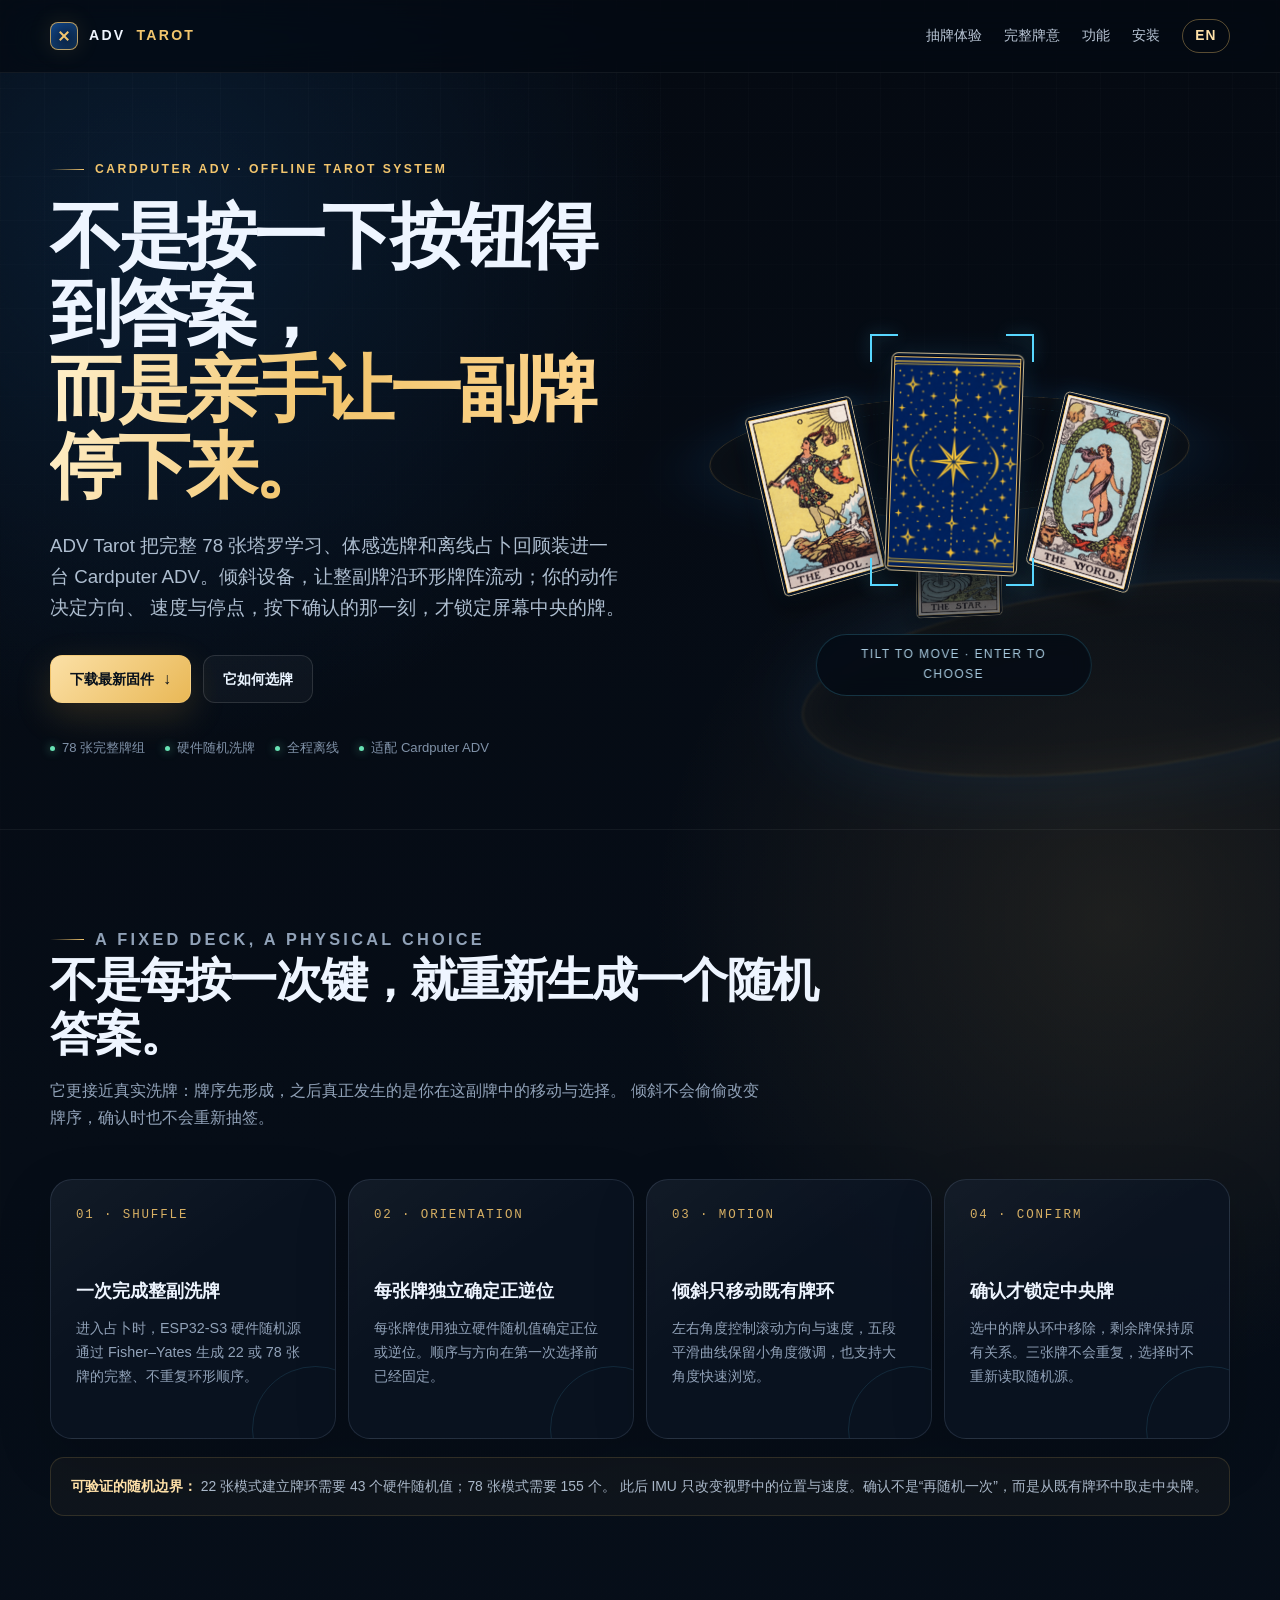
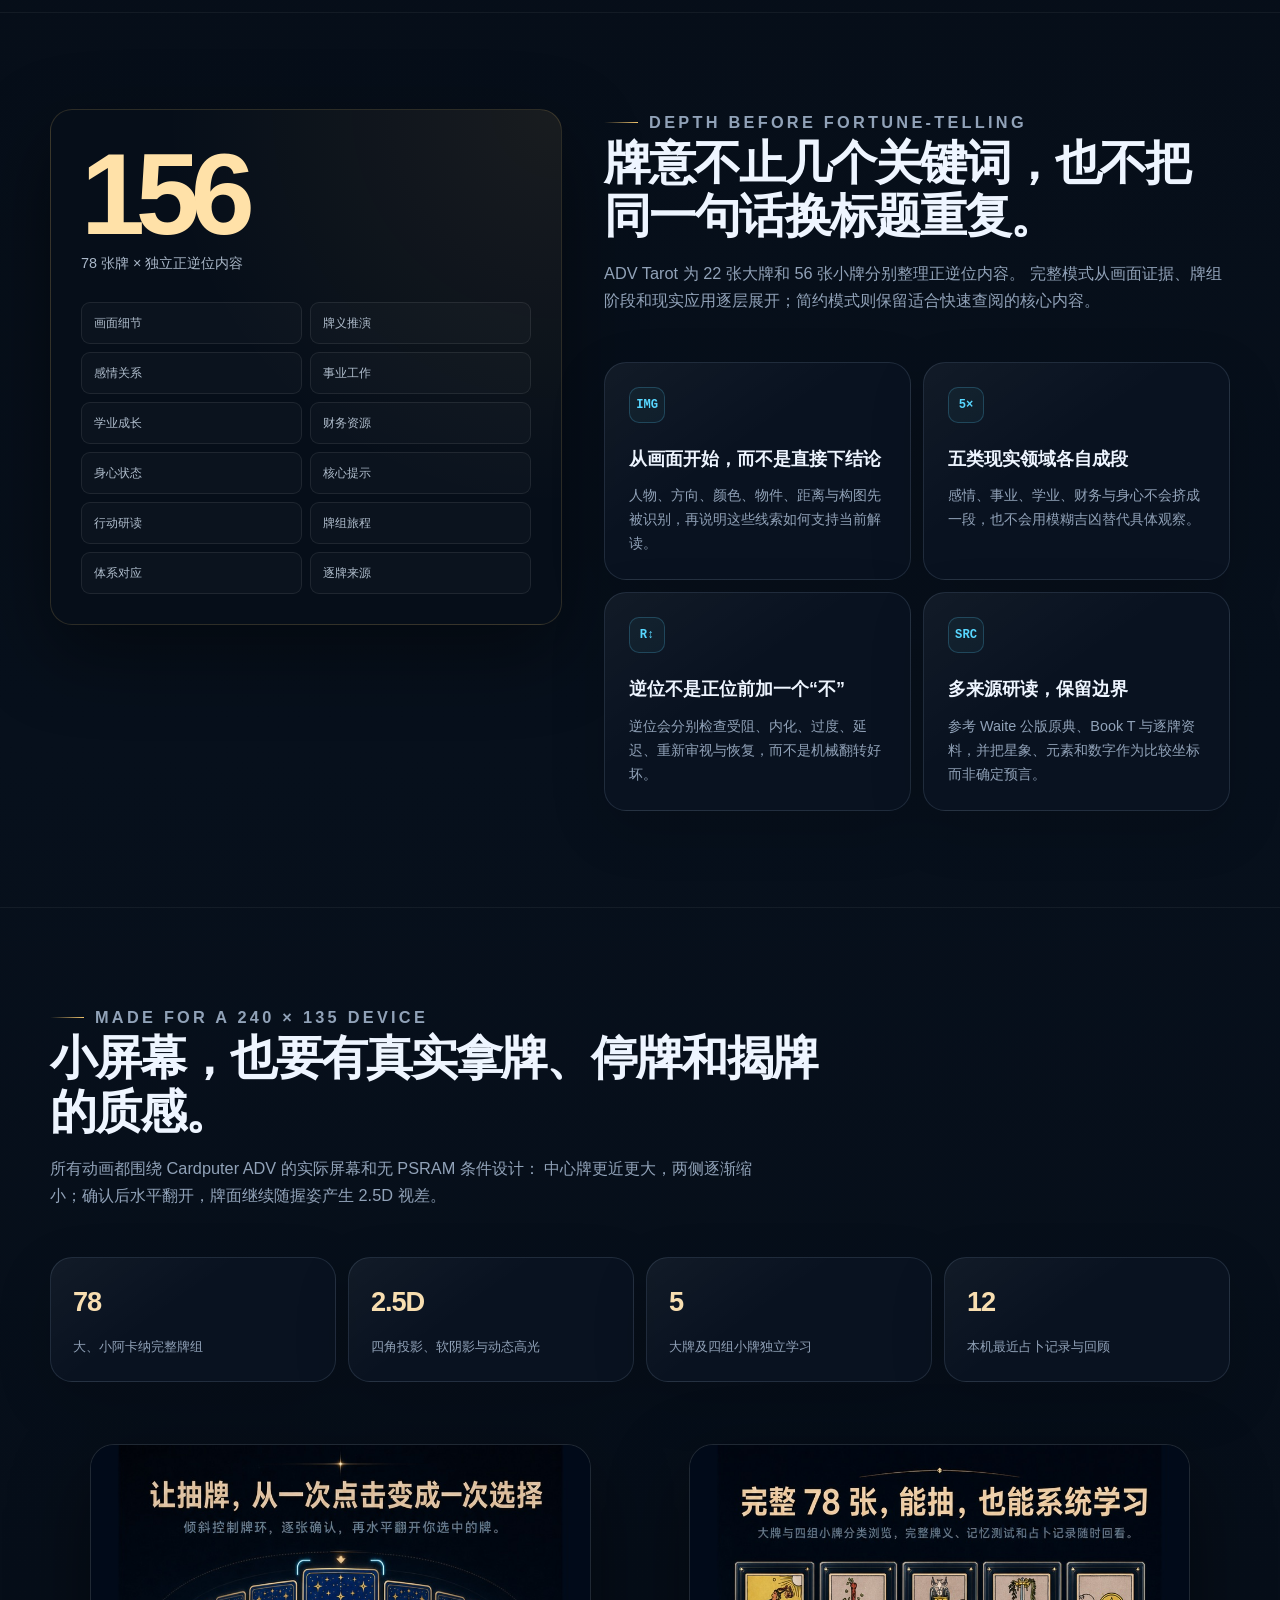
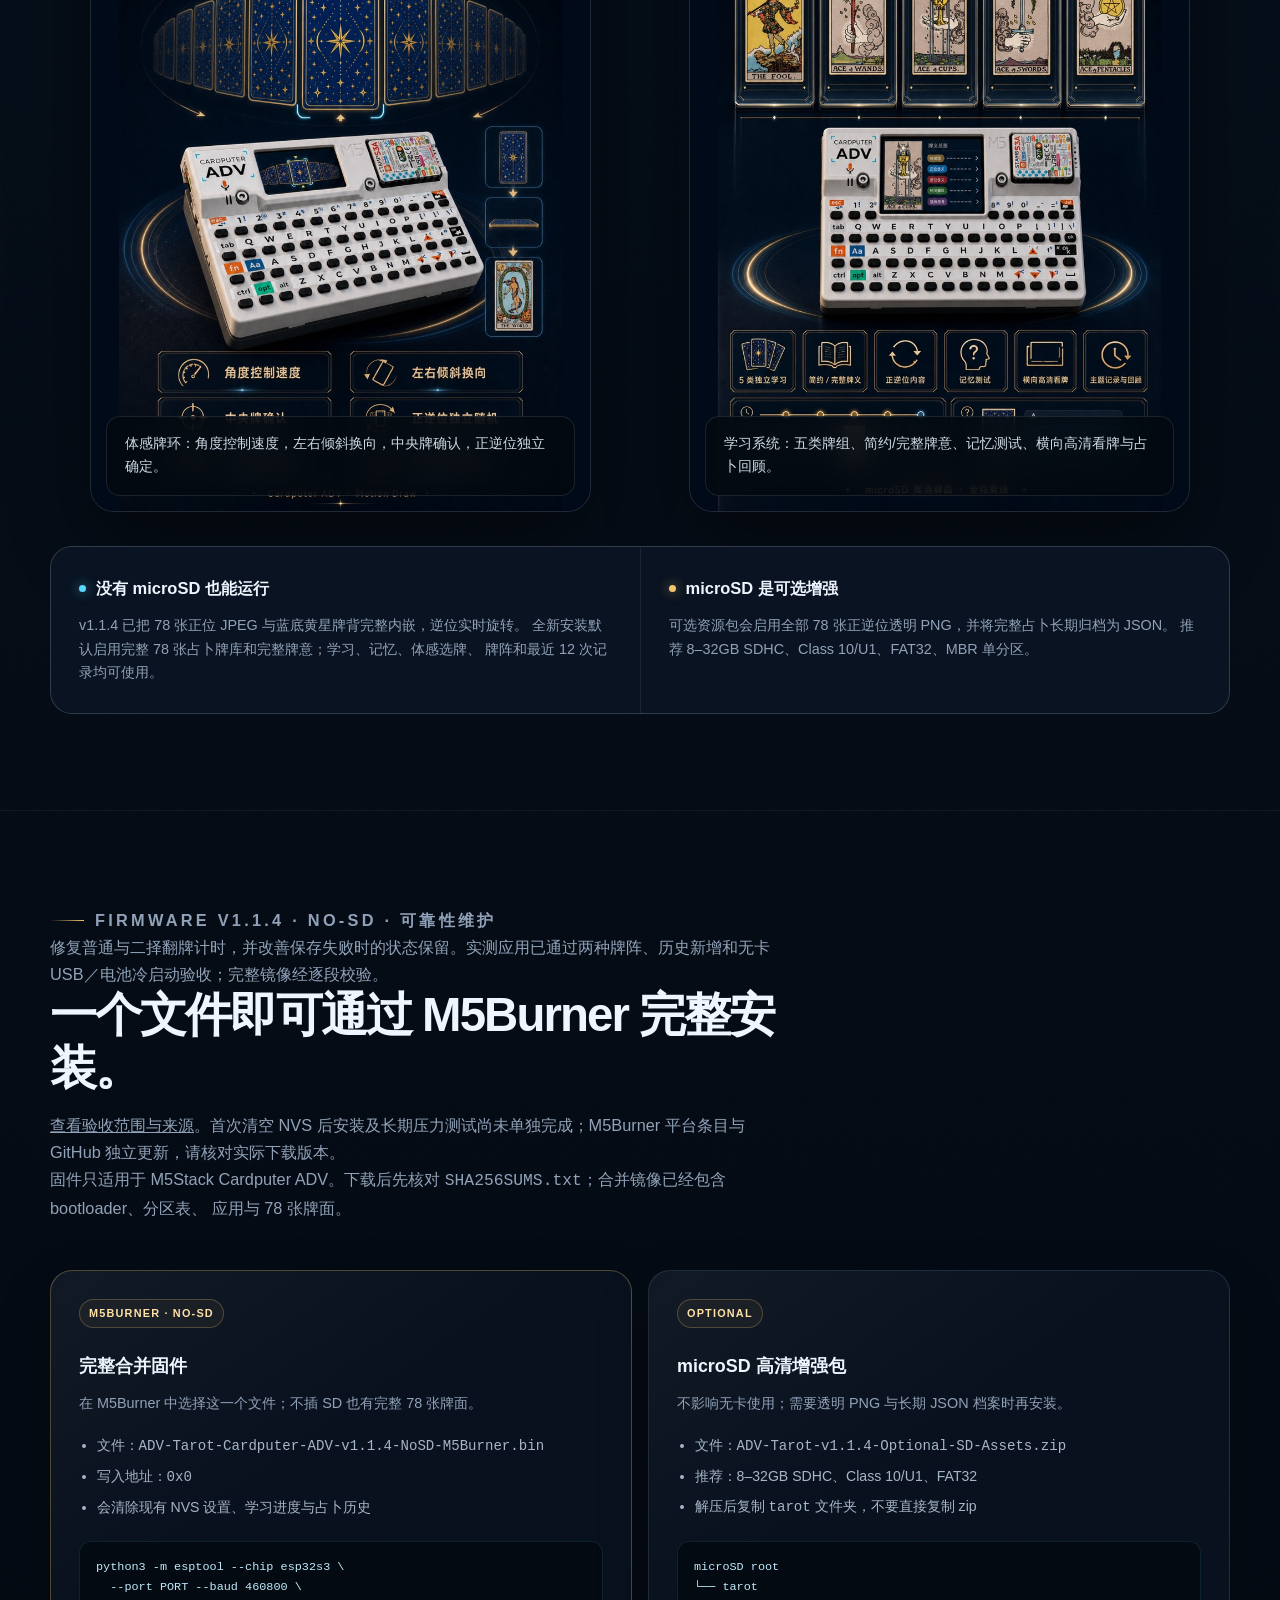
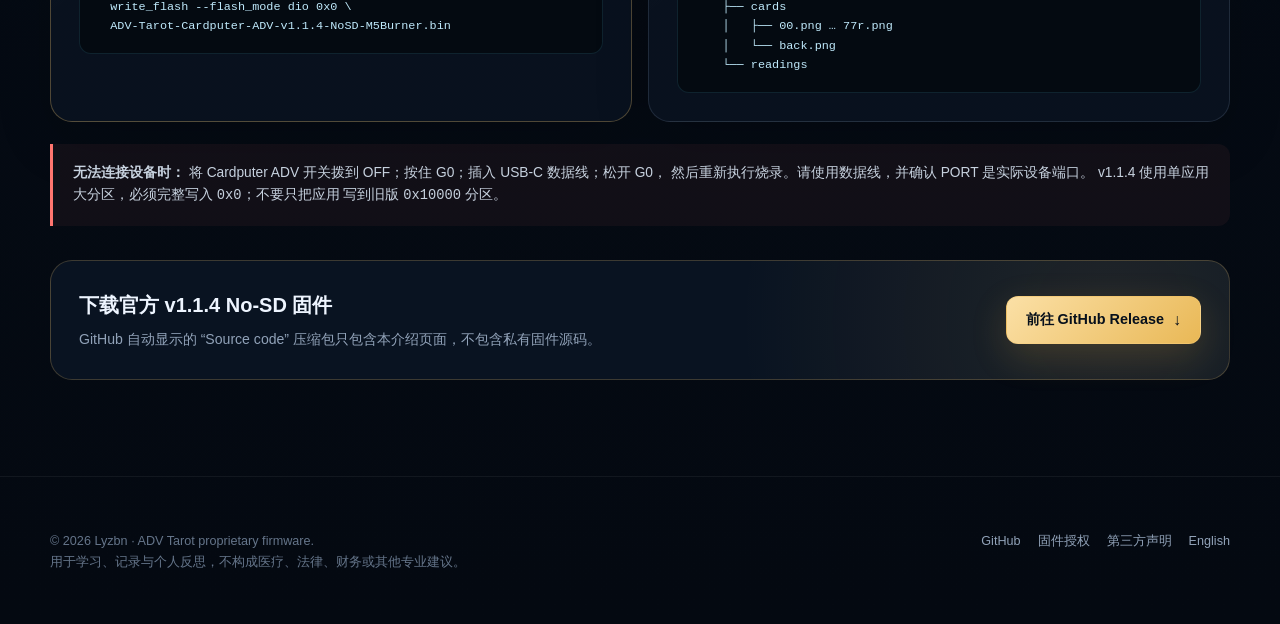
<file: docs/index.html>
<!doctype html>
<html lang="zh-CN">
  <head>
    <meta charset="utf-8">
    <meta name="viewport" content="width=device-width, initial-scale=1">
    <meta name="theme-color" content="#07101c">
    <meta
      name="description"
      content="ADV Tarot：面向 M5Stack Cardputer ADV 的离线 78 张塔罗学习、记忆与体感选牌固件。不是简单随机，而是一副由你亲手停下来的牌。"
    >
    <meta property="og:type" content="website">
    <meta property="og:title" content="ADV Tarot — 把一副牌真正交到你手里">
    <meta
      property="og:description"
      content="完整 78 张牌意、IMU 体感牌环、2.5D 翻牌、离线学习与占卜回顾。"
    >
    <meta property="og:image" content="assets/motion-features.jpg">
    <meta property="og:locale" content="zh_CN">
    <link rel="alternate" hreflang="zh-CN" href="./">
    <link rel="alternate" hreflang="en" href="en/">
    <link rel="stylesheet" href="styles.css">
    <script defer src="site.js"></script>
    <title>ADV Tarot — Cardputer ADV 离线塔罗学习与体感选牌</title>
  </head>
  <body>
    <header class="site-header">
      <div class="shell nav-wrap">
        <a class="brand" href="#top" aria-label="ADV Tarot 首页">
          <span class="brand-mark" aria-hidden="true"></span>
          ADV <em>TAROT</em>
        </a>
        <nav class="site-nav" aria-label="主导航">
          <a href="#selection">抽牌体验</a>
          <a href="#meanings">完整牌意</a>
          <a href="#features">功能</a>
          <a href="#install">安装</a>
          <a class="lang-switch" href="en/" lang="en">EN</a>
        </nav>
      </div>
    </header>

    <main id="top">
      <section class="hero shell">
        <div class="hero-copy">
          <p class="eyebrow">Cardputer ADV · Offline Tarot System</p>
          <h1>
            不是按一下按钮得到答案，
            <span>而是亲手让一副牌停下来。</span>
          </h1>
          <p class="hero-lede">
            ADV Tarot 把完整 78 张塔罗学习、体感选牌和离线占卜回顾装进一台
            Cardputer ADV。倾斜设备，让整副牌沿环形牌阵流动；你的动作决定方向、
            速度与停点，按下确认的那一刻，才锁定屏幕中央的牌。
          </p>
          <div class="actions">
            <a
              class="button primary"
              href="https://github.com/Lyzbn/ADV-Tarot-Firmware/releases/latest"
            >下载最新固件</a>
            <a class="button" href="#selection">它如何选牌</a>
          </div>
          <div class="hero-meta" aria-label="产品特点">
            <span>78 张完整牌组</span>
            <span>硬件随机洗牌</span>
            <span>全程离线</span>
            <span>适配 Cardputer ADV</span>
          </div>
        </div>

        <div class="deck-stage" aria-label="体感环形牌组选牌示意">
          <div class="deck-orbit" aria-hidden="true"></div>
          <div class="deck-card card-far" aria-hidden="true">
            <img src="assets/card-17.png" alt="">
          </div>
          <div class="deck-card card-left" aria-hidden="true">
            <img src="assets/card-00.png" alt="">
          </div>
          <div class="deck-card card-right" aria-hidden="true">
            <img src="assets/card-21.png" alt="">
          </div>
          <div class="deck-card card-back">
            <img src="assets/card-back.png" alt="ADV Tarot 蓝底黄星牌背">
          </div>
          <div class="focus-brackets" aria-hidden="true"></div>
          <div class="stage-label">TILT TO MOVE · ENTER TO CHOOSE</div>
        </div>
      </section>

      <section class="section" id="selection">
        <div class="shell">
          <div class="section-heading reveal">
            <p class="eyebrow">A fixed deck, a physical choice</p>
            <h2>不是每按一次键，就重新生成一个随机答案。</h2>
            <p>
              它更接近真实洗牌：牌序先形成，之后真正发生的是你在这副牌中的移动与选择。
              倾斜不会偷偷改变牌序，确认时也不会重新抽签。
            </p>
          </div>

          <div class="process">
            <article class="process-card reveal">
              <div class="step-number">01 · SHUFFLE</div>
              <h3>一次完成整副洗牌</h3>
              <p>
                进入占卜时，ESP32-S3 硬件随机源通过 Fisher–Yates
                生成 22 或 78 张牌的完整、不重复环形顺序。
              </p>
            </article>
            <article class="process-card reveal">
              <div class="step-number">02 · ORIENTATION</div>
              <h3>每张牌独立确定正逆位</h3>
              <p>
                每张牌使用独立硬件随机值确定正位或逆位。顺序与方向在第一次选择前已经固定。
              </p>
            </article>
            <article class="process-card reveal">
              <div class="step-number">03 · MOTION</div>
              <h3>倾斜只移动既有牌环</h3>
              <p>
                左右角度控制滚动方向与速度，五段平滑曲线保留小角度微调，也支持大角度快速浏览。
              </p>
            </article>
            <article class="process-card reveal">
              <div class="step-number">04 · CONFIRM</div>
              <h3>确认才锁定中央牌</h3>
              <p>
                选中的牌从环中移除，剩余牌保持原有关系。三张牌不会重复，选择时不重新读取随机源。
              </p>
            </article>
          </div>

          <div class="technical-note reveal">
            <strong>可验证的随机边界：</strong>
            22 张模式建立牌环需要 43 个硬件随机值；78 张模式需要 155 个。
            此后 IMU 只改变视野中的位置与速度。确认不是“再随机一次”，而是从既有牌环中取走中央牌。
          </div>
        </div>
      </section>

      <section class="section" id="meanings">
        <div class="shell split">
          <aside class="meaning-index reveal">
            <div class="big-number">156</div>
            <div class="big-label">78 张牌 × 独立正逆位内容</div>
            <div class="meaning-tabs" aria-label="牌意栏目">
              <span>画面细节</span>
              <span>牌义推演</span>
              <span>感情关系</span>
              <span>事业工作</span>
              <span>学业成长</span>
              <span>财务资源</span>
              <span>身心状态</span>
              <span>核心提示</span>
              <span>行动研读</span>
              <span>牌组旅程</span>
              <span>体系对应</span>
              <span>逐牌来源</span>
            </div>
          </aside>

          <div>
            <div class="section-heading reveal">
              <p class="eyebrow">Depth before fortune-telling</p>
              <h2>牌意不止几个关键词，也不把同一句话换标题重复。</h2>
              <p>
                ADV Tarot 为 22 张大牌和 56 张小牌分别整理正逆位内容。
                完整模式从画面证据、牌组阶段和现实应用逐层展开；简约模式则保留适合快速查阅的核心内容。
              </p>
            </div>

            <div class="feature-grid">
              <article class="feature-card reveal">
                <div class="feature-icon">IMG</div>
                <h3>从画面开始，而不是直接下结论</h3>
                <p>
                  人物、方向、颜色、物件、距离与构图先被识别，再说明这些线索如何支持当前解读。
                </p>
              </article>
              <article class="feature-card reveal">
                <div class="feature-icon">5×</div>
                <h3>五类现实领域各自成段</h3>
                <p>
                  感情、事业、学业、财务与身心不会挤成一段，也不会用模糊吉凶替代具体观察。
                </p>
              </article>
              <article class="feature-card reveal">
                <div class="feature-icon">R↕</div>
                <h3>逆位不是正位前加一个“不”</h3>
                <p>
                  逆位会分别检查受阻、内化、过度、延迟、重新审视与恢复，而不是机械翻转好坏。
                </p>
              </article>
              <article class="feature-card reveal">
                <div class="feature-icon">SRC</div>
                <h3>多来源研读，保留边界</h3>
                <p>
                  参考 Waite 公版原典、Book T 与逐牌资料，并把星象、元素和数字作为比较坐标而非确定预言。
                </p>
              </article>
            </div>
          </div>
        </div>
      </section>

      <section class="section" id="features">
        <div class="shell">
          <div class="section-heading reveal">
            <p class="eyebrow">Made for a 240 × 135 device</p>
            <h2>小屏幕，也要有真实拿牌、停牌和揭牌的质感。</h2>
            <p>
              所有动画都围绕 Cardputer ADV 的实际屏幕和无 PSRAM 条件设计：
              中心牌更近更大，两侧逐渐缩小；确认后水平翻开，牌面继续随握姿产生 2.5D 视差。
            </p>
          </div>

          <div class="spec-grid">
            <div class="spec-card reveal">
              <span class="spec-value">78</span>
              <span class="spec-label">大、小阿卡纳完整牌组</span>
            </div>
            <div class="spec-card reveal">
              <span class="spec-value">2.5D</span>
              <span class="spec-label">四角投影、软阴影与动态高光</span>
            </div>
            <div class="spec-card reveal">
              <span class="spec-value">5</span>
              <span class="spec-label">大牌及四组小牌独立学习</span>
            </div>
            <div class="spec-card reveal">
              <span class="spec-value">12</span>
              <span class="spec-label">本机最近占卜记录与回顾</span>
            </div>
          </div>

          <div class="media-pair">
            <figure class="media-card reveal">
              <img
                src="assets/motion-features.jpg"
                alt="Cardputer ADV 上的环形牌组、倾斜选牌和水平翻牌示意"
                loading="lazy"
              >
              <figcaption>
                体感牌环：角度控制速度，左右倾斜换向，中央牌确认，正逆位独立确定。
              </figcaption>
            </figure>
            <figure class="media-card reveal">
              <img
                src="assets/learning-features.jpg"
                alt="Cardputer ADV 上的 78 张牌学习、完整牌意和记忆测试示意"
                loading="lazy"
              >
              <figcaption>
                学习系统：五类牌组、简约/完整牌意、记忆测试、横向高清看牌与占卜回顾。
              </figcaption>
            </figure>
          </div>

          <div class="sd-notice reveal">
            <div class="sd-column">
              <h3>没有 microSD 也能运行</h3>
              <p>
                v1.1.4 已把 78 张正位 JPEG 与蓝底黄星牌背完整内嵌，逆位实时旋转。
                全新安装默认启用完整 78 张占卜牌库和完整牌意；学习、记忆、体感选牌、
                牌阵和最近 12 次记录均可使用。
              </p>
            </div>
            <div class="sd-column">
              <h3>microSD 是可选增强</h3>
              <p>
                可选资源包会启用全部 78 张正逆位透明 PNG，并将完整占卜长期归档为 JSON。
                推荐 8–32GB SDHC、Class 10/U1、FAT32、MBR 单分区。
              </p>
            </div>
          </div>
        </div>
      </section>

      <section class="section" id="install">
        <div class="shell">
          <div class="section-heading reveal">
            <p class="eyebrow">Firmware v1.1.4 · No-SD · 可靠性维护</p>
            <p>修复普通与二择翻牌计时，并改善保存失败时的状态保留。实测应用已通过两种牌阵、历史新增和无卡 USB／电池冷启动验收；完整镜像经逐段校验。</p>
            <h2>一个文件即可通过 M5Burner 完整安装。</h2>
            <p><a href="https://github.com/Lyzbn/ADV-Tarot-Firmware/blob/main/VALIDATION.md">查看验收范围与来源</a>。首次清空 NVS 后安装及长期压力测试尚未单独完成；M5Burner 平台条目与 GitHub 独立更新，请核对实际下载版本。</p>
            <p>
              固件只适用于 M5Stack Cardputer ADV。下载后先核对
              <code>SHA256SUMS.txt</code>；合并镜像已经包含 bootloader、分区表、
              应用与 78 张牌面。
            </p>
          </div>

          <div class="install-grid">
            <article class="install-card recommended reveal">
              <div class="tag">M5Burner · No-SD</div>
              <h3>完整合并固件</h3>
              <p>在 M5Burner 中选择这一个文件；不插 SD 也有完整 78 张牌面。</p>
              <ul>
                <li>文件：<code>ADV-Tarot-Cardputer-ADV-v1.1.4-NoSD-M5Burner.bin</code></li>
                <li>写入地址：<code>0x0</code></li>
                <li>会清除现有 NVS 设置、学习进度与占卜历史</li>
              </ul>
              <div class="code-block">python3 -m esptool --chip esp32s3 \
  --port PORT --baud 460800 \
  write_flash --flash_mode dio 0x0 \
  ADV-Tarot-Cardputer-ADV-v1.1.4-NoSD-M5Burner.bin</div>
            </article>

            <article class="install-card reveal">
              <div class="tag">Optional</div>
              <h3>microSD 高清增强包</h3>
              <p>不影响无卡使用；需要透明 PNG 与长期 JSON 档案时再安装。</p>
              <ul>
                <li>文件：<code>ADV-Tarot-v1.1.4-Optional-SD-Assets.zip</code></li>
                <li>推荐：8–32GB SDHC、Class 10/U1、FAT32</li>
                <li>解压后复制 <code>tarot</code> 文件夹，不要直接复制 zip</li>
              </ul>
              <div class="code-block">microSD root
└── tarot
    ├── cards
    │   ├── 00.png … 77r.png
    │   └── back.png
    └── readings</div>
            </article>
          </div>

          <div class="warning reveal">
            <strong>无法连接设备时：</strong>
            将 Cardputer ADV 开关拨到 OFF；按住 G0；插入 USB-C 数据线；松开 G0，
            然后重新执行烧录。请使用数据线，并确认 PORT 是实际设备端口。
            v1.1.4 使用单应用大分区，必须完整写入 <code>0x0</code>；不要只把应用
            写到旧版 <code>0x10000</code> 分区。
          </div>

          <div class="download-panel reveal">
            <div>
              <h3>下载官方 v1.1.4 No-SD 固件</h3>
              <p>GitHub 自动显示的 “Source code” 压缩包只包含本介绍页面，不包含私有固件源码。</p>
            </div>
            <a
              class="button primary"
              href="https://github.com/Lyzbn/ADV-Tarot-Firmware/releases/latest"
            >前往 GitHub Release</a>
          </div>
        </div>
      </section>
    </main>

    <footer class="site-footer">
      <div class="shell footer-row">
        <div>
          © <span data-year>2026</span> Lyzbn · ADV Tarot proprietary firmware.<br>
          用于学习、记录与个人反思，不构成医疗、法律、财务或其他专业建议。
        </div>
        <div class="footer-links">
          <a href="https://github.com/Lyzbn/ADV-Tarot-Firmware">GitHub</a>
          <a href="https://github.com/Lyzbn/ADV-Tarot-Firmware/blob/main/LICENSE-FIRMWARE.md">固件授权</a>
          <a href="https://github.com/Lyzbn/ADV-Tarot-Firmware/blob/main/THIRD_PARTY_NOTICES.md">第三方声明</a>
          <a href="en/" lang="en">English</a>
        </div>
      </div>
    </footer>
  </body>
</html>
</file>
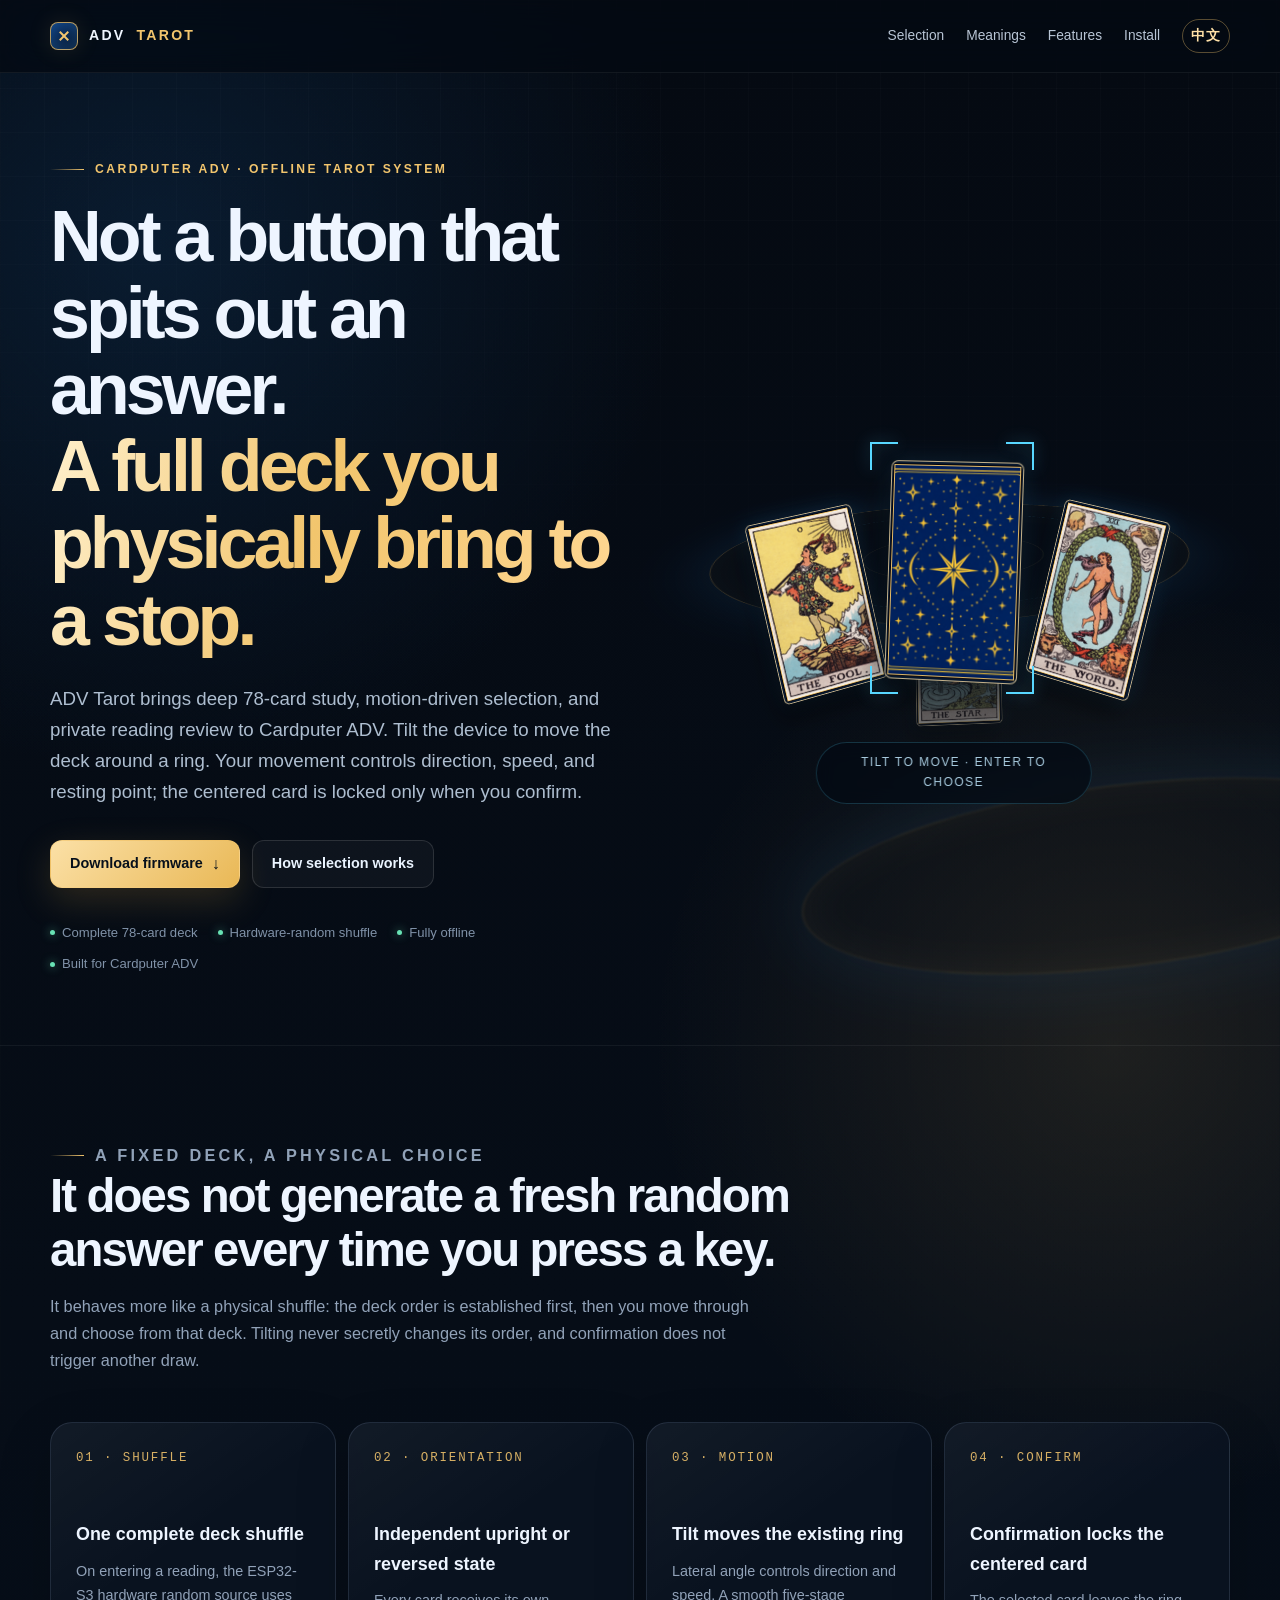
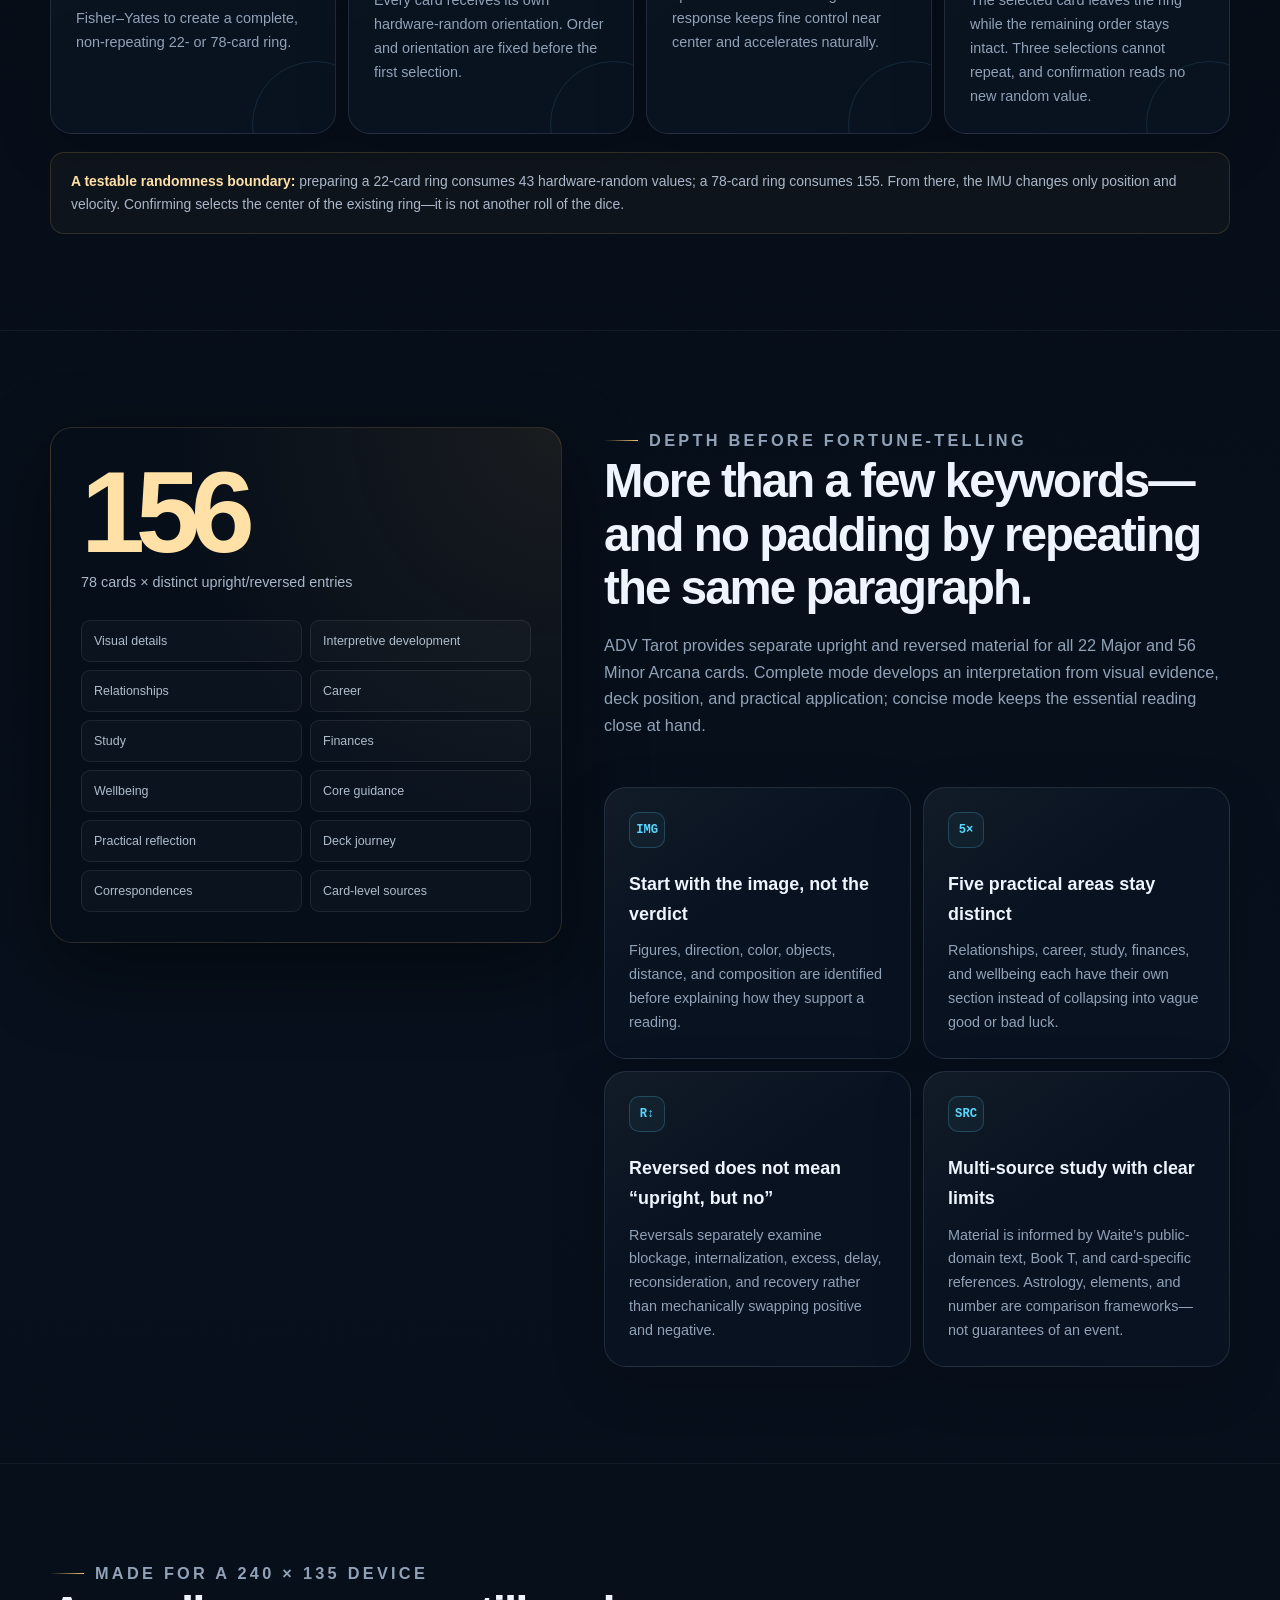
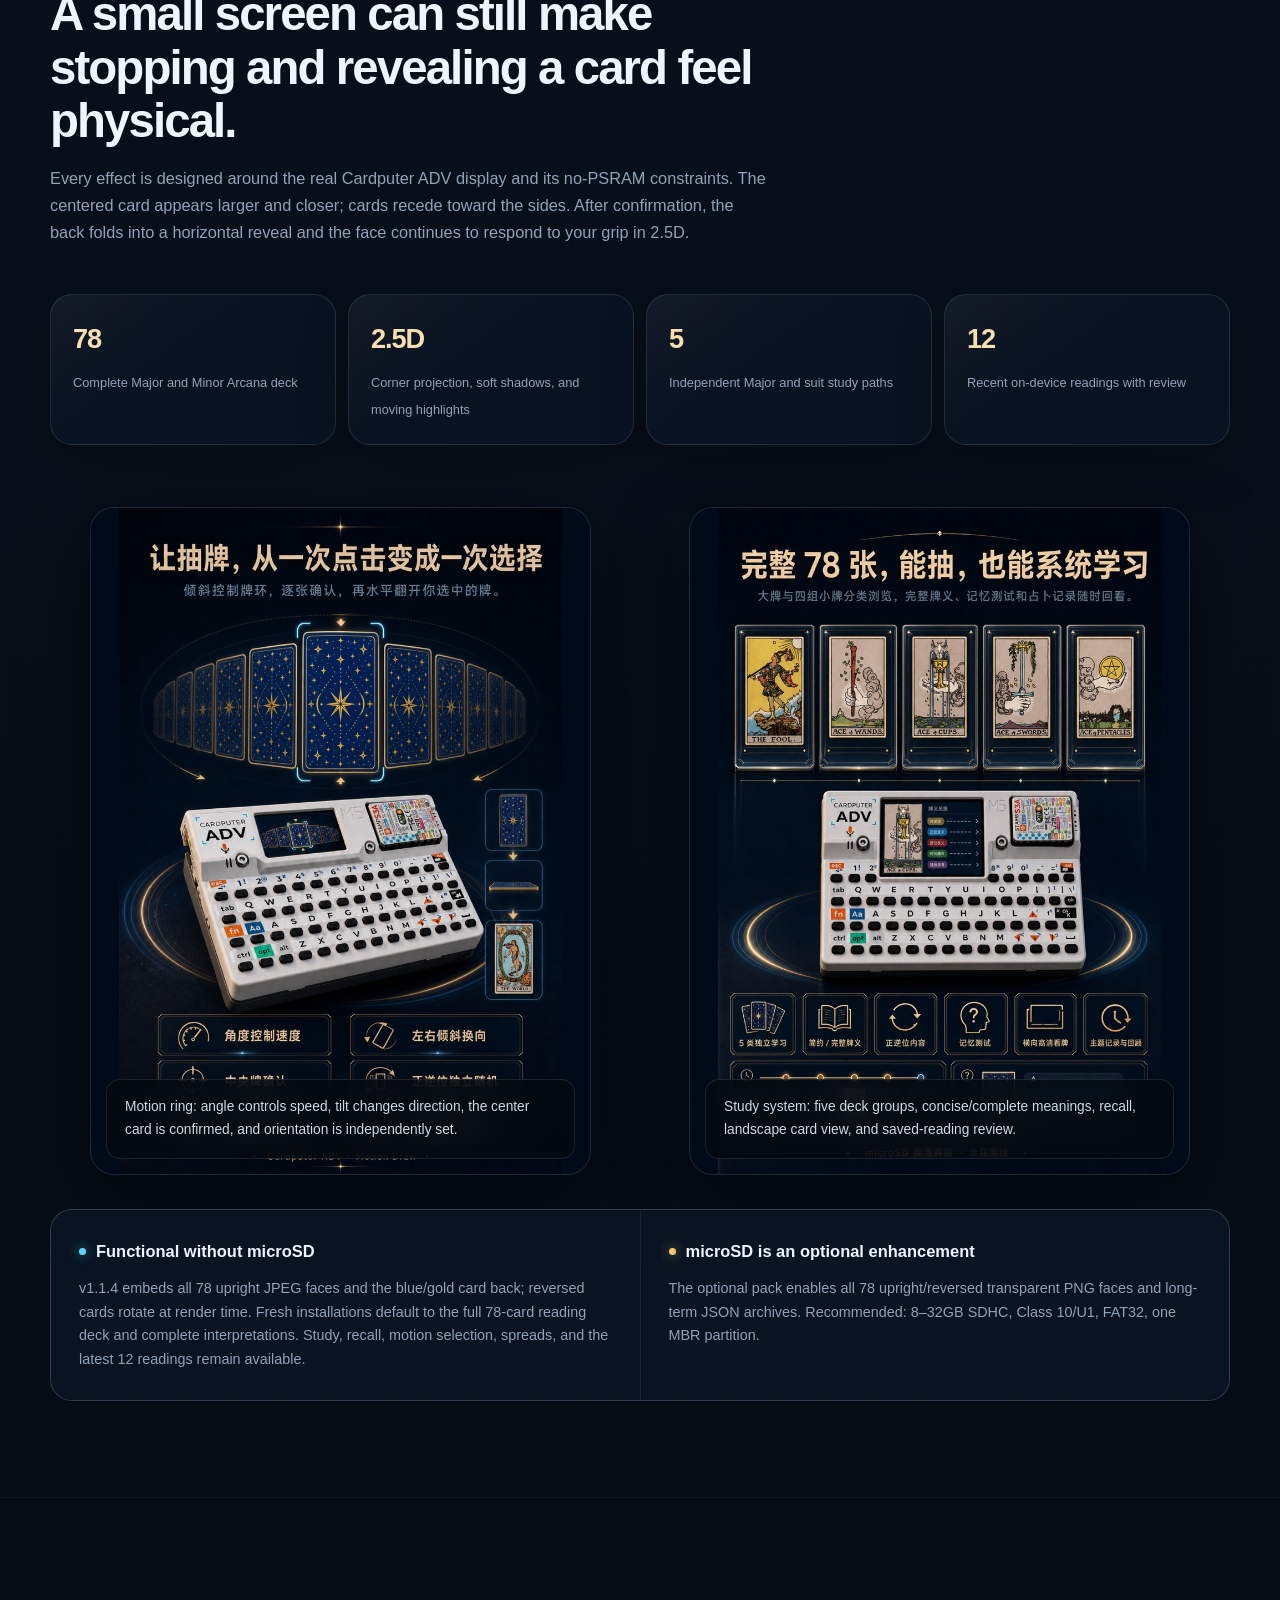
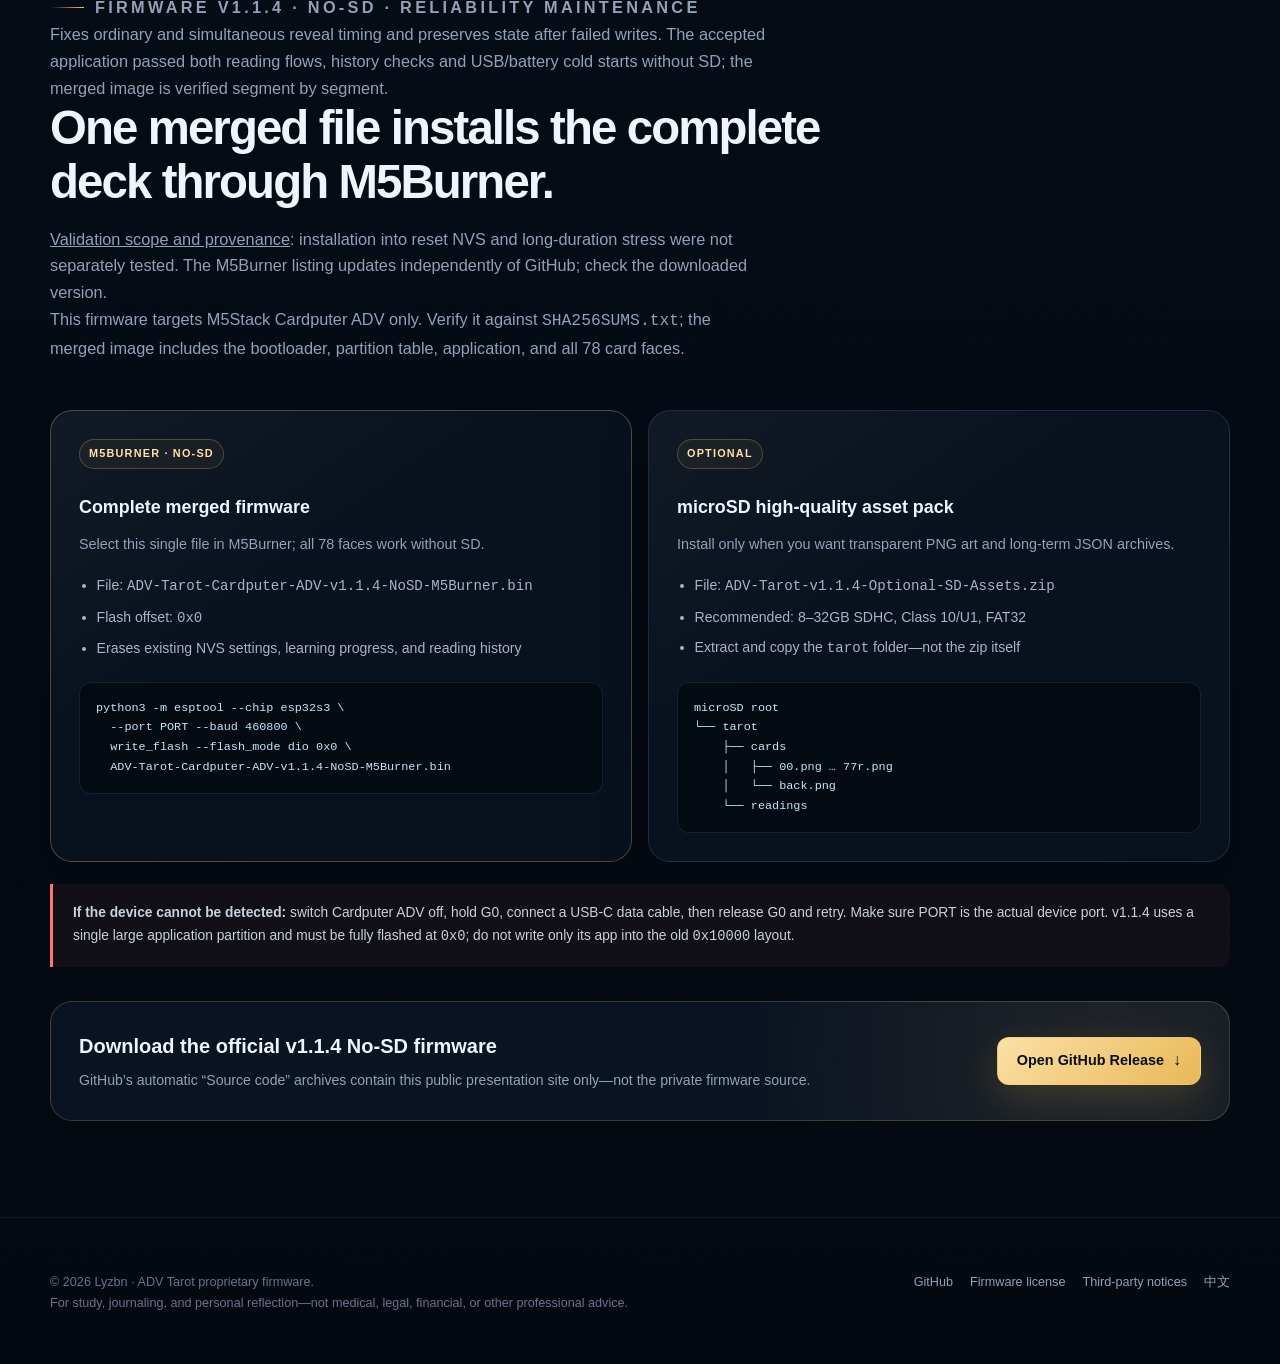
<file: docs/en/index.html>
<!doctype html>
<html lang="en">
  <head>
    <meta charset="utf-8">
    <meta name="viewport" content="width=device-width, initial-scale=1">
    <meta name="theme-color" content="#07101c">
    <meta
      name="description"
      content="ADV Tarot is offline 78-card tarot study, recall, and motion-driven selection firmware for M5Stack Cardputer ADV. A fixed deck you physically bring to a stop—not a fresh random result on every click."
    >
    <meta property="og:type" content="website">
    <meta property="og:title" content="ADV Tarot — A full deck in your hands">
    <meta
      property="og:description"
      content="Deep 78-card meanings, an IMU-driven card ring, 2.5D reveals, offline study, and reading review."
    >
    <meta property="og:image" content="../assets/motion-features.jpg">
    <meta property="og:locale" content="en_US">
    <link rel="alternate" hreflang="zh-CN" href="../">
    <link rel="alternate" hreflang="en" href="./">
    <link rel="stylesheet" href="../styles.css">
    <script defer src="../site.js"></script>
    <title>ADV Tarot — Offline study and motion-driven selection for Cardputer ADV</title>
  </head>
  <body>
    <header class="site-header">
      <div class="shell nav-wrap">
        <a class="brand" href="#top" aria-label="ADV Tarot home">
          <span class="brand-mark" aria-hidden="true"></span>
          ADV <em>TAROT</em>
        </a>
        <nav class="site-nav" aria-label="Primary navigation">
          <a href="#selection">Selection</a>
          <a href="#meanings">Meanings</a>
          <a href="#features">Features</a>
          <a href="#install">Install</a>
          <a class="lang-switch" href="../" lang="zh-CN">中文</a>
        </nav>
      </div>
    </header>

    <main id="top">
      <section class="hero shell">
        <div class="hero-copy">
          <p class="eyebrow">Cardputer ADV · Offline Tarot System</p>
          <h1>
            Not a button that spits out an answer.
            <span>A full deck you physically bring to a stop.</span>
          </h1>
          <p class="hero-lede">
            ADV Tarot brings deep 78-card study, motion-driven selection, and
            private reading review to Cardputer ADV. Tilt the device to move the
            deck around a ring. Your movement controls direction, speed, and
            resting point; the centered card is locked only when you confirm.
          </p>
          <div class="actions">
            <a
              class="button primary"
              href="https://github.com/Lyzbn/ADV-Tarot-Firmware/releases/latest"
            >Download firmware</a>
            <a class="button" href="#selection">How selection works</a>
          </div>
          <div class="hero-meta" aria-label="Product highlights">
            <span>Complete 78-card deck</span>
            <span>Hardware-random shuffle</span>
            <span>Fully offline</span>
            <span>Built for Cardputer ADV</span>
          </div>
        </div>

        <div class="deck-stage" aria-label="Motion-driven card-ring illustration">
          <div class="deck-orbit" aria-hidden="true"></div>
          <div class="deck-card card-far" aria-hidden="true">
            <img src="../assets/card-17.png" alt="">
          </div>
          <div class="deck-card card-left" aria-hidden="true">
            <img src="../assets/card-00.png" alt="">
          </div>
          <div class="deck-card card-right" aria-hidden="true">
            <img src="../assets/card-21.png" alt="">
          </div>
          <div class="deck-card card-back">
            <img src="../assets/card-back.png" alt="ADV Tarot blue-and-yellow star card back">
          </div>
          <div class="focus-brackets" aria-hidden="true"></div>
          <div class="stage-label">TILT TO MOVE · ENTER TO CHOOSE</div>
        </div>
      </section>

      <section class="section" id="selection">
        <div class="shell">
          <div class="section-heading reveal">
            <p class="eyebrow">A fixed deck, a physical choice</p>
            <h2>It does not generate a fresh random answer every time you press a key.</h2>
            <p>
              It behaves more like a physical shuffle: the deck order is
              established first, then you move through and choose from that
              deck. Tilting never secretly changes its order, and confirmation
              does not trigger another draw.
            </p>
          </div>

          <div class="process">
            <article class="process-card reveal">
              <div class="step-number">01 · SHUFFLE</div>
              <h3>One complete deck shuffle</h3>
              <p>
                On entering a reading, the ESP32-S3 hardware random source uses
                Fisher–Yates to create a complete, non-repeating 22- or 78-card ring.
              </p>
            </article>
            <article class="process-card reveal">
              <div class="step-number">02 · ORIENTATION</div>
              <h3>Independent upright or reversed state</h3>
              <p>
                Every card receives its own hardware-random orientation. Order
                and orientation are fixed before the first selection.
              </p>
            </article>
            <article class="process-card reveal">
              <div class="step-number">03 · MOTION</div>
              <h3>Tilt moves the existing ring</h3>
              <p>
                Lateral angle controls direction and speed. A smooth five-stage
                response keeps fine control near center and accelerates naturally.
              </p>
            </article>
            <article class="process-card reveal">
              <div class="step-number">04 · CONFIRM</div>
              <h3>Confirmation locks the centered card</h3>
              <p>
                The selected card leaves the ring while the remaining order stays
                intact. Three selections cannot repeat, and confirmation reads no
                new random value.
              </p>
            </article>
          </div>

          <div class="technical-note reveal">
            <strong>A testable randomness boundary:</strong>
            preparing a 22-card ring consumes 43 hardware-random values; a
            78-card ring consumes 155. From there, the IMU changes only position
            and velocity. Confirming selects the center of the existing ring—it
            is not another roll of the dice.
          </div>
        </div>
      </section>

      <section class="section" id="meanings">
        <div class="shell split">
          <aside class="meaning-index reveal">
            <div class="big-number">156</div>
            <div class="big-label">78 cards × distinct upright/reversed entries</div>
            <div class="meaning-tabs" aria-label="Interpretation sections">
              <span>Visual details</span>
              <span>Interpretive development</span>
              <span>Relationships</span>
              <span>Career</span>
              <span>Study</span>
              <span>Finances</span>
              <span>Wellbeing</span>
              <span>Core guidance</span>
              <span>Practical reflection</span>
              <span>Deck journey</span>
              <span>Correspondences</span>
              <span>Card-level sources</span>
            </div>
          </aside>

          <div>
            <div class="section-heading reveal">
              <p class="eyebrow">Depth before fortune-telling</p>
              <h2>More than a few keywords—and no padding by repeating the same paragraph.</h2>
              <p>
                ADV Tarot provides separate upright and reversed material for all
                22 Major and 56 Minor Arcana cards. Complete mode develops an
                interpretation from visual evidence, deck position, and practical
                application; concise mode keeps the essential reading close at hand.
              </p>
            </div>

            <div class="feature-grid">
              <article class="feature-card reveal">
                <div class="feature-icon">IMG</div>
                <h3>Start with the image, not the verdict</h3>
                <p>
                  Figures, direction, color, objects, distance, and composition
                  are identified before explaining how they support a reading.
                </p>
              </article>
              <article class="feature-card reveal">
                <div class="feature-icon">5×</div>
                <h3>Five practical areas stay distinct</h3>
                <p>
                  Relationships, career, study, finances, and wellbeing each have
                  their own section instead of collapsing into vague good or bad luck.
                </p>
              </article>
              <article class="feature-card reveal">
                <div class="feature-icon">R↕</div>
                <h3>Reversed does not mean “upright, but no”</h3>
                <p>
                  Reversals separately examine blockage, internalization, excess,
                  delay, reconsideration, and recovery rather than mechanically
                  swapping positive and negative.
                </p>
              </article>
              <article class="feature-card reveal">
                <div class="feature-icon">SRC</div>
                <h3>Multi-source study with clear limits</h3>
                <p>
                  Material is informed by Waite’s public-domain text, Book T, and
                  card-specific references. Astrology, elements, and number are
                  comparison frameworks—not guarantees of an event.
                </p>
              </article>
            </div>
          </div>
        </div>
      </section>

      <section class="section" id="features">
        <div class="shell">
          <div class="section-heading reveal">
            <p class="eyebrow">Made for a 240 × 135 device</p>
            <h2>A small screen can still make stopping and revealing a card feel physical.</h2>
            <p>
              Every effect is designed around the real Cardputer ADV display and
              its no-PSRAM constraints. The centered card appears larger and
              closer; cards recede toward the sides. After confirmation, the back
              folds into a horizontal reveal and the face continues to respond to
              your grip in 2.5D.
            </p>
          </div>

          <div class="spec-grid">
            <div class="spec-card reveal">
              <span class="spec-value">78</span>
              <span class="spec-label">Complete Major and Minor Arcana deck</span>
            </div>
            <div class="spec-card reveal">
              <span class="spec-value">2.5D</span>
              <span class="spec-label">Corner projection, soft shadows, and moving highlights</span>
            </div>
            <div class="spec-card reveal">
              <span class="spec-value">5</span>
              <span class="spec-label">Independent Major and suit study paths</span>
            </div>
            <div class="spec-card reveal">
              <span class="spec-value">12</span>
              <span class="spec-label">Recent on-device readings with review</span>
            </div>
          </div>

          <div class="media-pair">
            <figure class="media-card reveal">
              <img
                src="../assets/motion-features.jpg"
                alt="Card ring, tilt selection, and horizontal reveal on Cardputer ADV"
                loading="lazy"
              >
              <figcaption>
                Motion ring: angle controls speed, tilt changes direction, the
                center card is confirmed, and orientation is independently set.
              </figcaption>
            </figure>
            <figure class="media-card reveal">
              <img
                src="../assets/learning-features.jpg"
                alt="78-card study, complete meanings, and recall on Cardputer ADV"
                loading="lazy"
              >
              <figcaption>
                Study system: five deck groups, concise/complete meanings, recall,
                landscape card view, and saved-reading review.
              </figcaption>
            </figure>
          </div>

          <div class="sd-notice reveal">
            <div class="sd-column">
              <h3>Functional without microSD</h3>
              <p>
                v1.1.4 embeds all 78 upright JPEG faces and the blue/gold card back;
                reversed cards rotate at render time. Fresh installations default
                to the full 78-card reading deck and complete interpretations.
                Study, recall, motion selection, spreads, and the latest 12 readings remain available.
              </p>
            </div>
            <div class="sd-column">
              <h3>microSD is an optional enhancement</h3>
              <p>
                The optional pack enables all 78 upright/reversed transparent PNG
                faces and long-term JSON archives. Recommended: 8–32GB SDHC,
                Class 10/U1, FAT32, one MBR partition.
              </p>
            </div>
          </div>
        </div>
      </section>

      <section class="section" id="install">
        <div class="shell">
          <div class="section-heading reveal">
            <p class="eyebrow">Firmware v1.1.4 · No-SD · Reliability maintenance</p>
            <p>Fixes ordinary and simultaneous reveal timing and preserves state after failed writes. The accepted application passed both reading flows, history checks and USB/battery cold starts without SD; the merged image is verified segment by segment.</p>
            <h2>One merged file installs the complete deck through M5Burner.</h2>
            <p><a href="https://github.com/Lyzbn/ADV-Tarot-Firmware/blob/main/VALIDATION.md">Validation scope and provenance</a>: installation into reset NVS and long-duration stress were not separately tested. The M5Burner listing updates independently of GitHub; check the downloaded version.</p>
            <p>
              This firmware targets M5Stack Cardputer ADV only. Verify it against
              <code>SHA256SUMS.txt</code>; the merged image includes the bootloader,
              partition table, application, and all 78 card faces.
            </p>
          </div>

          <div class="install-grid">
            <article class="install-card recommended reveal">
              <div class="tag">M5Burner · No-SD</div>
              <h3>Complete merged firmware</h3>
              <p>Select this single file in M5Burner; all 78 faces work without SD.</p>
              <ul>
                <li>File: <code>ADV-Tarot-Cardputer-ADV-v1.1.4-NoSD-M5Burner.bin</code></li>
                <li>Flash offset: <code>0x0</code></li>
                <li>Erases existing NVS settings, learning progress, and reading history</li>
              </ul>
              <div class="code-block">python3 -m esptool --chip esp32s3 \
  --port PORT --baud 460800 \
  write_flash --flash_mode dio 0x0 \
  ADV-Tarot-Cardputer-ADV-v1.1.4-NoSD-M5Burner.bin</div>
            </article>

            <article class="install-card reveal">
              <div class="tag">Optional</div>
              <h3>microSD high-quality asset pack</h3>
              <p>Install only when you want transparent PNG art and long-term JSON archives.</p>
              <ul>
                <li>File: <code>ADV-Tarot-v1.1.4-Optional-SD-Assets.zip</code></li>
                <li>Recommended: 8–32GB SDHC, Class 10/U1, FAT32</li>
                <li>Extract and copy the <code>tarot</code> folder—not the zip itself</li>
              </ul>
              <div class="code-block">microSD root
└── tarot
    ├── cards
    │   ├── 00.png … 77r.png
    │   └── back.png
    └── readings</div>
            </article>
          </div>

          <div class="warning reveal">
            <strong>If the device cannot be detected:</strong>
            switch Cardputer ADV off, hold G0, connect a USB-C data cable, then
            release G0 and retry. Make sure PORT is the actual device port.
            v1.1.4 uses a single large application partition and must be fully
            flashed at <code>0x0</code>; do not write only its app into the old
            <code>0x10000</code> layout.
          </div>

          <div class="download-panel reveal">
            <div>
              <h3>Download the official v1.1.4 No-SD firmware</h3>
              <p>
                GitHub’s automatic “Source code” archives contain this public
                presentation site only—not the private firmware source.
              </p>
            </div>
            <a
              class="button primary"
              href="https://github.com/Lyzbn/ADV-Tarot-Firmware/releases/latest"
            >Open GitHub Release</a>
          </div>
        </div>
      </section>
    </main>

    <footer class="site-footer">
      <div class="shell footer-row">
        <div>
          © <span data-year>2026</span> Lyzbn · ADV Tarot proprietary firmware.<br>
          For study, journaling, and personal reflection—not medical, legal,
          financial, or other professional advice.
        </div>
        <div class="footer-links">
          <a href="https://github.com/Lyzbn/ADV-Tarot-Firmware">GitHub</a>
          <a href="https://github.com/Lyzbn/ADV-Tarot-Firmware/blob/main/LICENSE-FIRMWARE.md">Firmware license</a>
          <a href="https://github.com/Lyzbn/ADV-Tarot-Firmware/blob/main/THIRD_PARTY_NOTICES.md">Third-party notices</a>
          <a href="../" lang="zh-CN">中文</a>
        </div>
      </div>
    </footer>
  </body>
</html>
</file>
<file: docs/styles.css>
:root {
  color-scheme: dark;
  --ink: #eef5ff;
  --muted: #91a2b8;
  --faint: #65758a;
  --night: #050a12;
  --panel: rgba(11, 21, 35, 0.76);
  --panel-solid: #0a1422;
  --line: rgba(172, 199, 229, 0.14);
  --gold: #f2c56d;
  --gold-soft: #ffe1a8;
  --cyan: #58d7ff;
  --blue: #0c2b58;
  --red: #ff756f;
  --green: #68e2b4;
  --radius: 22px;
  --shadow: 0 28px 80px rgba(0, 0, 0, 0.44);
  font-family:
    Inter, ui-sans-serif, -apple-system, BlinkMacSystemFont, "Segoe UI",
    "PingFang SC", "Hiragino Sans GB", "Microsoft YaHei", sans-serif;
}

* {
  box-sizing: border-box;
}

html {
  scroll-behavior: smooth;
  scroll-padding-top: 88px;
}

body {
  min-width: 320px;
  margin: 0;
  color: var(--ink);
  background:
    radial-gradient(circle at 12% 4%, rgba(27, 96, 164, 0.2), transparent 33rem),
    radial-gradient(circle at 87% 17%, rgba(242, 197, 109, 0.1), transparent 29rem),
    linear-gradient(180deg, #050a12 0%, #07101c 43%, #040911 100%);
  line-height: 1.65;
  overflow-x: hidden;
}

body::before {
  position: fixed;
  z-index: -1;
  inset: 0;
  content: "";
  pointer-events: none;
  background-image:
    linear-gradient(rgba(255, 255, 255, 0.018) 1px, transparent 1px),
    linear-gradient(90deg, rgba(255, 255, 255, 0.018) 1px, transparent 1px);
  background-size: 44px 44px;
  mask-image: linear-gradient(to bottom, black, transparent 82%);
}

a {
  color: inherit;
}

img {
  display: block;
  max-width: 100%;
}

button,
a {
  -webkit-tap-highlight-color: transparent;
}

.shell {
  width: min(1180px, calc(100% - 40px));
  margin-inline: auto;
}

.site-header {
  position: sticky;
  z-index: 50;
  top: 0;
  border-bottom: 1px solid rgba(255, 255, 255, 0.06);
  background: rgba(5, 10, 18, 0.76);
  backdrop-filter: blur(18px) saturate(140%);
}

.nav-wrap {
  min-height: 72px;
  display: flex;
  align-items: center;
  gap: 28px;
}

.brand {
  display: inline-flex;
  align-items: center;
  gap: 11px;
  text-decoration: none;
  font-size: 0.88rem;
  font-weight: 780;
  letter-spacing: 0.16em;
  white-space: nowrap;
}

.brand-mark {
  position: relative;
  width: 28px;
  aspect-ratio: 1;
  border: 1px solid rgba(242, 197, 109, 0.74);
  border-radius: 8px;
  background: linear-gradient(145deg, #0a3470, #06162c);
  box-shadow:
    inset 0 0 16px rgba(67, 171, 255, 0.24),
    0 0 24px rgba(242, 197, 109, 0.12);
}

.brand-mark::before,
.brand-mark::after {
  position: absolute;
  top: 50%;
  left: 50%;
  content: "";
  background: var(--gold);
  transform: translate(-50%, -50%) rotate(45deg);
}

.brand-mark::before {
  width: 12px;
  height: 2px;
}

.brand-mark::after {
  width: 2px;
  height: 12px;
}

.brand em {
  color: var(--gold);
  font-style: normal;
}

.site-nav {
  margin-left: auto;
  display: flex;
  align-items: center;
  gap: 22px;
}

.site-nav a {
  color: #b8c5d5;
  text-decoration: none;
  font-size: 0.86rem;
  transition: color 160ms ease;
}

.site-nav a:hover {
  color: white;
}

.lang-switch {
  display: inline-flex;
  min-width: 48px;
  min-height: 34px;
  align-items: center;
  justify-content: center;
  border: 1px solid rgba(242, 197, 109, 0.36);
  border-radius: 999px;
  color: var(--gold-soft) !important;
  font-weight: 700;
  letter-spacing: 0.08em;
}

.hero {
  position: relative;
  min-height: 700px;
  display: grid;
  grid-template-columns: minmax(0, 1.02fr) minmax(380px, 0.98fr);
  align-items: center;
  gap: 52px;
  padding-block: 86px 70px;
}

.hero::after {
  position: absolute;
  right: -18%;
  bottom: 8%;
  width: 640px;
  height: 180px;
  content: "";
  border: 1px solid rgba(242, 197, 109, 0.16);
  border-radius: 50%;
  filter: blur(1px);
  transform: rotate(-7deg);
  box-shadow:
    0 0 75px rgba(45, 140, 230, 0.12),
    inset 0 0 45px rgba(242, 197, 109, 0.05);
  pointer-events: none;
}

.eyebrow {
  display: flex;
  align-items: center;
  gap: 11px;
  margin: 0 0 19px;
  color: var(--gold);
  font-size: 0.76rem;
  font-weight: 760;
  letter-spacing: 0.2em;
  text-transform: uppercase;
}

.eyebrow::before {
  width: 34px;
  height: 1px;
  content: "";
  background: linear-gradient(90deg, transparent, var(--gold));
}

h1,
h2,
h3,
p {
  margin-top: 0;
}

h1 {
  max-width: 760px;
  margin-bottom: 26px;
  font-size: clamp(2.7rem, 5.6vw, 5.3rem);
  line-height: 1.07;
  letter-spacing: -0.055em;
}

h1 span {
  display: block;
  color: transparent;
  background: linear-gradient(105deg, #fff0cc, var(--gold) 46%, #ffd895);
  background-clip: text;
  -webkit-background-clip: text;
}

.hero-lede {
  max-width: 670px;
  margin-bottom: 32px;
  color: #aebed0;
  font-size: clamp(1rem, 1.6vw, 1.17rem);
}

.actions {
  display: flex;
  flex-wrap: wrap;
  gap: 12px;
  margin-bottom: 34px;
}

.button {
  min-height: 48px;
  display: inline-flex;
  align-items: center;
  justify-content: center;
  gap: 9px;
  padding: 0 19px;
  border: 1px solid rgba(255, 255, 255, 0.12);
  border-radius: 12px;
  color: #eaf4ff;
  background: rgba(255, 255, 255, 0.035);
  text-decoration: none;
  font-size: 0.9rem;
  font-weight: 720;
  transition:
    transform 170ms ease,
    border-color 170ms ease,
    background 170ms ease;
}

.button:hover {
  border-color: rgba(255, 255, 255, 0.27);
  background: rgba(255, 255, 255, 0.07);
  transform: translateY(-2px);
}

.button.primary {
  border-color: rgba(242, 197, 109, 0.48);
  color: #07101b;
  background: linear-gradient(135deg, #fbe0a6, #e9b856);
  box-shadow: 0 12px 36px rgba(229, 170, 64, 0.18);
}

.button.primary::after {
  content: "↓";
  font-size: 1rem;
}

.hero-meta {
  display: flex;
  flex-wrap: wrap;
  gap: 10px 20px;
  color: #8092a8;
  font-size: 0.82rem;
}

.hero-meta span {
  display: inline-flex;
  align-items: center;
  gap: 7px;
}

.hero-meta span::before {
  width: 5px;
  height: 5px;
  content: "";
  border-radius: 50%;
  background: var(--green);
  box-shadow: 0 0 10px rgba(104, 226, 180, 0.7);
}

.deck-stage {
  position: relative;
  z-index: 2;
  min-height: 520px;
  perspective: 1100px;
}

.deck-orbit {
  position: absolute;
  top: 48%;
  left: 50%;
  width: 480px;
  height: 270px;
  border: 1px solid rgba(242, 197, 109, 0.2);
  border-radius: 50%;
  transform: translate(-50%, -50%) rotateX(64deg) rotateZ(-8deg);
  box-shadow:
    0 0 80px rgba(46, 142, 235, 0.14),
    inset 0 0 80px rgba(242, 197, 109, 0.04);
}

.deck-orbit::before,
.deck-orbit::after {
  position: absolute;
  inset: 11%;
  content: "";
  border: 1px dashed rgba(88, 215, 255, 0.14);
  border-radius: inherit;
}

.deck-orbit::after {
  inset: 31%;
  border-style: solid;
  border-color: rgba(242, 197, 109, 0.08);
}

.deck-card {
  position: absolute;
  top: 50%;
  left: 50%;
  width: 134px;
  height: 220px;
  overflow: hidden;
  border: 1px solid rgba(255, 225, 168, 0.76);
  border-radius: 7px;
  background: #07182f;
  box-shadow:
    -8px 18px 28px rgba(0, 0, 0, 0.45),
    0 0 26px rgba(72, 175, 255, 0.13);
  transform-origin: center 82%;
}

.deck-card img {
  width: 100%;
  height: 100%;
  object-fit: contain;
}

.deck-card.card-back {
  z-index: 4;
  transform: translate(-52%, -48%) rotateY(-8deg) rotateZ(2deg);
  animation: card-breathe 5s ease-in-out infinite;
}

.deck-card.card-left {
  z-index: 2;
  transform: translate(-142%, -40%) rotateY(22deg) rotateZ(-13deg) scale(0.82);
}

.deck-card.card-right {
  z-index: 2;
  transform: translate(46%, -42%) rotateY(-24deg) rotateZ(14deg) scale(0.82);
}

.deck-card.card-far {
  z-index: 1;
  opacity: 0.64;
  transform: translate(-46%, -22%) rotateY(9deg) rotateZ(-1deg) scale(0.65);
  filter: saturate(0.72) brightness(0.72);
}

.focus-brackets {
  position: absolute;
  z-index: 6;
  top: calc(50% - 126px);
  left: calc(50% - 85px);
  width: 166px;
  height: 254px;
  border: 1px solid transparent;
  background:
    linear-gradient(var(--cyan), var(--cyan)) top left / 28px 2px no-repeat,
    linear-gradient(var(--cyan), var(--cyan)) top left / 2px 28px no-repeat,
    linear-gradient(var(--cyan), var(--cyan)) top right / 28px 2px no-repeat,
    linear-gradient(var(--cyan), var(--cyan)) top right / 2px 28px no-repeat,
    linear-gradient(var(--cyan), var(--cyan)) bottom left / 28px 2px no-repeat,
    linear-gradient(var(--cyan), var(--cyan)) bottom left / 2px 28px no-repeat,
    linear-gradient(var(--cyan), var(--cyan)) bottom right / 28px 2px no-repeat,
    linear-gradient(var(--cyan), var(--cyan)) bottom right / 2px 28px no-repeat;
  filter: drop-shadow(0 0 8px rgba(88, 215, 255, 0.45));
  pointer-events: none;
}

.stage-label {
  position: absolute;
  z-index: 7;
  bottom: 23px;
  left: 50%;
  min-width: 250px;
  padding: 10px 16px;
  border: 1px solid rgba(88, 215, 255, 0.2);
  border-radius: 999px;
  color: #a9cce0;
  background: rgba(4, 11, 20, 0.72);
  text-align: center;
  font-size: 0.75rem;
  letter-spacing: 0.12em;
  transform: translateX(-50%);
  backdrop-filter: blur(10px);
}

@keyframes card-breathe {
  0%,
  100% {
    transform: translate(-52%, -48%) rotateY(-8deg) rotateZ(2deg);
  }
  50% {
    transform: translate(-52%, -51%) rotateY(8deg) rotateZ(-1deg);
  }
}

.section {
  position: relative;
  padding-block: 96px;
  border-top: 1px solid rgba(255, 255, 255, 0.055);
}

.section-heading {
  max-width: 780px;
  margin-bottom: 48px;
}

.section-heading h2 {
  margin-bottom: 17px;
  font-size: clamp(2rem, 3.7vw, 3.6rem);
  line-height: 1.13;
  letter-spacing: -0.04em;
}

.section-heading p {
  max-width: 720px;
  margin-bottom: 0;
  color: var(--muted);
  font-size: 1.02rem;
}

.process {
  display: grid;
  grid-template-columns: repeat(4, 1fr);
  gap: 12px;
}

.process-card,
.feature-card,
.spec-card,
.install-card {
  position: relative;
  overflow: hidden;
  border: 1px solid var(--line);
  border-radius: var(--radius);
  background:
    linear-gradient(145deg, rgba(255, 255, 255, 0.035), transparent 42%),
    var(--panel);
  box-shadow: 0 18px 55px rgba(0, 0, 0, 0.16);
}

.process-card {
  min-height: 260px;
  padding: 25px;
}

.process-card::after {
  position: absolute;
  right: -44px;
  bottom: -55px;
  width: 125px;
  aspect-ratio: 1;
  content: "";
  border: 1px solid rgba(88, 215, 255, 0.12);
  border-radius: 50%;
}

.step-number {
  margin-bottom: 52px;
  color: rgba(242, 197, 109, 0.88);
  font-family: ui-monospace, SFMono-Regular, Menlo, Consolas, monospace;
  font-size: 0.78rem;
  letter-spacing: 0.15em;
}

.process-card h3,
.feature-card h3,
.install-card h3 {
  margin-bottom: 10px;
  font-size: 1.12rem;
}

.process-card p,
.feature-card p,
.install-card p {
  margin-bottom: 0;
  color: var(--muted);
  font-size: 0.9rem;
}

.technical-note {
  margin-top: 18px;
  padding: 17px 20px;
  border: 1px solid rgba(242, 197, 109, 0.15);
  border-radius: 14px;
  color: #aab8c9;
  background: rgba(242, 197, 109, 0.035);
  font-size: 0.87rem;
}

.technical-note strong {
  color: var(--gold-soft);
}

.split {
  display: grid;
  grid-template-columns: 0.9fr 1.1fr;
  align-items: start;
  gap: 42px;
}

.meaning-index {
  position: sticky;
  top: 104px;
  padding: 30px;
  border: 1px solid rgba(242, 197, 109, 0.16);
  border-radius: var(--radius);
  background:
    radial-gradient(circle at 100% 0%, rgba(242, 197, 109, 0.08), transparent 55%),
    rgba(7, 15, 26, 0.9);
  box-shadow: var(--shadow);
}

.meaning-index .big-number {
  margin-bottom: 3px;
  color: var(--gold-soft);
  font-size: clamp(4rem, 9vw, 7.5rem);
  font-weight: 760;
  line-height: 0.95;
  letter-spacing: -0.08em;
}

.meaning-index .big-label {
  margin-bottom: 26px;
  color: #a9b7c8;
  font-size: 0.9rem;
}

.meaning-tabs {
  display: grid;
  grid-template-columns: repeat(2, 1fr);
  gap: 8px;
}

.meaning-tabs span {
  min-height: 42px;
  display: flex;
  align-items: center;
  padding: 8px 12px;
  border: 1px solid rgba(255, 255, 255, 0.08);
  border-radius: 9px;
  color: #afbdcc;
  background: rgba(255, 255, 255, 0.025);
  font-size: 0.78rem;
}

.feature-grid {
  display: grid;
  grid-template-columns: repeat(2, minmax(0, 1fr));
  gap: 12px;
}

.feature-card {
  min-height: 178px;
  padding: 24px;
}

.feature-icon {
  width: 36px;
  height: 36px;
  display: grid;
  margin-bottom: 22px;
  place-items: center;
  border: 1px solid rgba(88, 215, 255, 0.22);
  border-radius: 10px;
  color: var(--cyan);
  background: rgba(88, 215, 255, 0.045);
  font-family: ui-monospace, SFMono-Regular, Menlo, monospace;
  font-size: 0.76rem;
  font-weight: 780;
}

.media-pair {
  display: grid;
  grid-template-columns: repeat(2, minmax(0, 1fr));
  gap: 18px;
  margin-top: 46px;
}

.media-card {
  position: relative;
  overflow: hidden;
  min-height: 470px;
  border: 1px solid rgba(255, 255, 255, 0.1);
  border-radius: 24px;
  background: #07111d;
  box-shadow: var(--shadow);
}

.media-card img {
  width: 100%;
  height: 100%;
  object-fit: cover;
  object-position: center 38%;
  transition: transform 500ms ease;
}

.media-card:hover img {
  transform: scale(1.025);
}

.media-card figcaption {
  position: absolute;
  right: 15px;
  bottom: 15px;
  left: 15px;
  padding: 16px 18px;
  border: 1px solid rgba(255, 255, 255, 0.1);
  border-radius: 14px;
  color: #cfdae6;
  background: rgba(3, 9, 16, 0.8);
  font-size: 0.86rem;
  backdrop-filter: blur(14px);
}

.spec-grid {
  display: grid;
  grid-template-columns: repeat(4, minmax(0, 1fr));
  gap: 12px;
}

.spec-card {
  padding: 22px;
}

.spec-value {
  display: block;
  margin-bottom: 8px;
  color: #f8deb0;
  font-size: 1.7rem;
  font-weight: 760;
  letter-spacing: -0.04em;
}

.spec-label {
  color: var(--muted);
  font-size: 0.8rem;
}

.sd-notice {
  display: grid;
  grid-template-columns: 1fr 1fr;
  gap: 1px;
  margin-top: 18px;
  overflow: hidden;
  border: 1px solid var(--line);
  border-radius: var(--radius);
  background: var(--line);
}

.sd-column {
  padding: 28px;
  background: #091321;
}

.sd-column h3 {
  display: flex;
  align-items: center;
  gap: 10px;
  margin-bottom: 12px;
  font-size: 1.03rem;
}

.sd-column h3::before {
  width: 7px;
  height: 7px;
  content: "";
  border-radius: 50%;
  background: var(--cyan);
  box-shadow: 0 0 12px rgba(88, 215, 255, 0.7);
}

.sd-column:last-child h3::before {
  background: var(--gold);
  box-shadow: 0 0 12px rgba(242, 197, 109, 0.65);
}

.sd-column p {
  margin-bottom: 0;
  color: var(--muted);
  font-size: 0.9rem;
}

.install-grid {
  display: grid;
  grid-template-columns: 1fr 1fr;
  gap: 16px;
}

.install-card {
  padding: 28px;
}

.install-card.recommended {
  border-color: rgba(242, 197, 109, 0.3);
}

.tag {
  display: inline-flex;
  margin-bottom: 24px;
  padding: 5px 9px;
  border: 1px solid rgba(242, 197, 109, 0.25);
  border-radius: 999px;
  color: var(--gold-soft);
  background: rgba(242, 197, 109, 0.05);
  font-size: 0.68rem;
  font-weight: 760;
  letter-spacing: 0.11em;
  text-transform: uppercase;
}

.install-card ul {
  min-height: 76px;
  margin: 18px 0 22px;
  padding-left: 1.1rem;
  color: #a6b5c7;
  font-size: 0.88rem;
}

.install-card li + li {
  margin-top: 7px;
}

.code-block {
  position: relative;
  overflow-x: auto;
  margin-top: 16px;
  padding: 16px;
  border: 1px solid rgba(88, 215, 255, 0.12);
  border-radius: 12px;
  color: #bfe9fb;
  background: #040a11;
  font-family: ui-monospace, SFMono-Regular, Menlo, Consolas, monospace;
  font-size: 0.74rem;
  line-height: 1.65;
  white-space: pre;
}

.warning {
  margin-top: 22px;
  padding: 18px 20px;
  border-left: 3px solid var(--red);
  border-radius: 0 12px 12px 0;
  color: #c7d2df;
  background: rgba(255, 117, 111, 0.055);
  font-size: 0.86rem;
}

.download-panel {
  display: flex;
  align-items: center;
  justify-content: space-between;
  gap: 24px;
  margin-top: 34px;
  padding: 28px;
  border: 1px solid rgba(242, 197, 109, 0.22);
  border-radius: var(--radius);
  background:
    radial-gradient(circle at 90% 50%, rgba(242, 197, 109, 0.1), transparent 35%),
    #091321;
}

.download-panel h3 {
  margin-bottom: 6px;
  font-size: 1.25rem;
}

.download-panel p {
  margin-bottom: 0;
  color: var(--muted);
  font-size: 0.88rem;
}

.site-footer {
  padding-block: 54px;
  border-top: 1px solid rgba(255, 255, 255, 0.06);
  color: var(--faint);
  font-size: 0.79rem;
}

.footer-row {
  display: flex;
  align-items: flex-start;
  justify-content: space-between;
  gap: 24px;
}

.footer-links {
  display: flex;
  flex-wrap: wrap;
  gap: 9px 17px;
}

.footer-links a {
  color: #91a2b8;
  text-decoration: none;
}

.reveal {
  opacity: 1;
  transform: none;
}

.js .reveal {
  opacity: 0;
  transform: translateY(18px);
  transition:
    opacity 600ms ease,
    transform 600ms ease;
}

.js .reveal.visible {
  opacity: 1;
  transform: translateY(0);
}

@media (max-width: 980px) {
  .site-nav a:not(.lang-switch) {
    display: none;
  }

  .hero {
    grid-template-columns: 1fr;
    padding-top: 70px;
  }

  .hero-copy {
    position: relative;
    z-index: 5;
  }

  .deck-stage {
    min-height: 500px;
  }

  .process,
  .spec-grid {
    grid-template-columns: repeat(2, 1fr);
  }

  .split {
    grid-template-columns: 1fr;
  }

  .meaning-index {
    position: relative;
    top: auto;
  }
}

@media (max-width: 680px) {
  .shell {
    width: min(100% - 26px, 1180px);
  }

  .nav-wrap {
    min-height: 64px;
  }

  .hero {
    min-height: 0;
    gap: 18px;
    padding-block: 56px 45px;
  }

  h1 {
    font-size: clamp(2.38rem, 12vw, 3.8rem);
  }

  .deck-stage {
    min-height: 390px;
    transform: scale(0.82);
    transform-origin: top center;
    margin-bottom: -64px;
  }

  .section {
    padding-block: 72px;
  }

  .process,
  .feature-grid,
  .media-pair,
  .spec-grid,
  .sd-notice,
  .install-grid {
    grid-template-columns: 1fr;
  }

  .process-card {
    min-height: 210px;
  }

  .step-number {
    margin-bottom: 28px;
  }

  .media-card {
    min-height: 430px;
  }

  .meaning-tabs {
    grid-template-columns: 1fr;
  }

  .download-panel,
  .footer-row {
    align-items: flex-start;
    flex-direction: column;
  }
}

@media (prefers-reduced-motion: reduce) {
  html {
    scroll-behavior: auto;
  }

  *,
  *::before,
  *::after {
    animation-duration: 0.01ms !important;
    animation-iteration-count: 1 !important;
    transition-duration: 0.01ms !important;
  }

  .reveal {
    opacity: 1;
    transform: none;
  }
}
</file>
